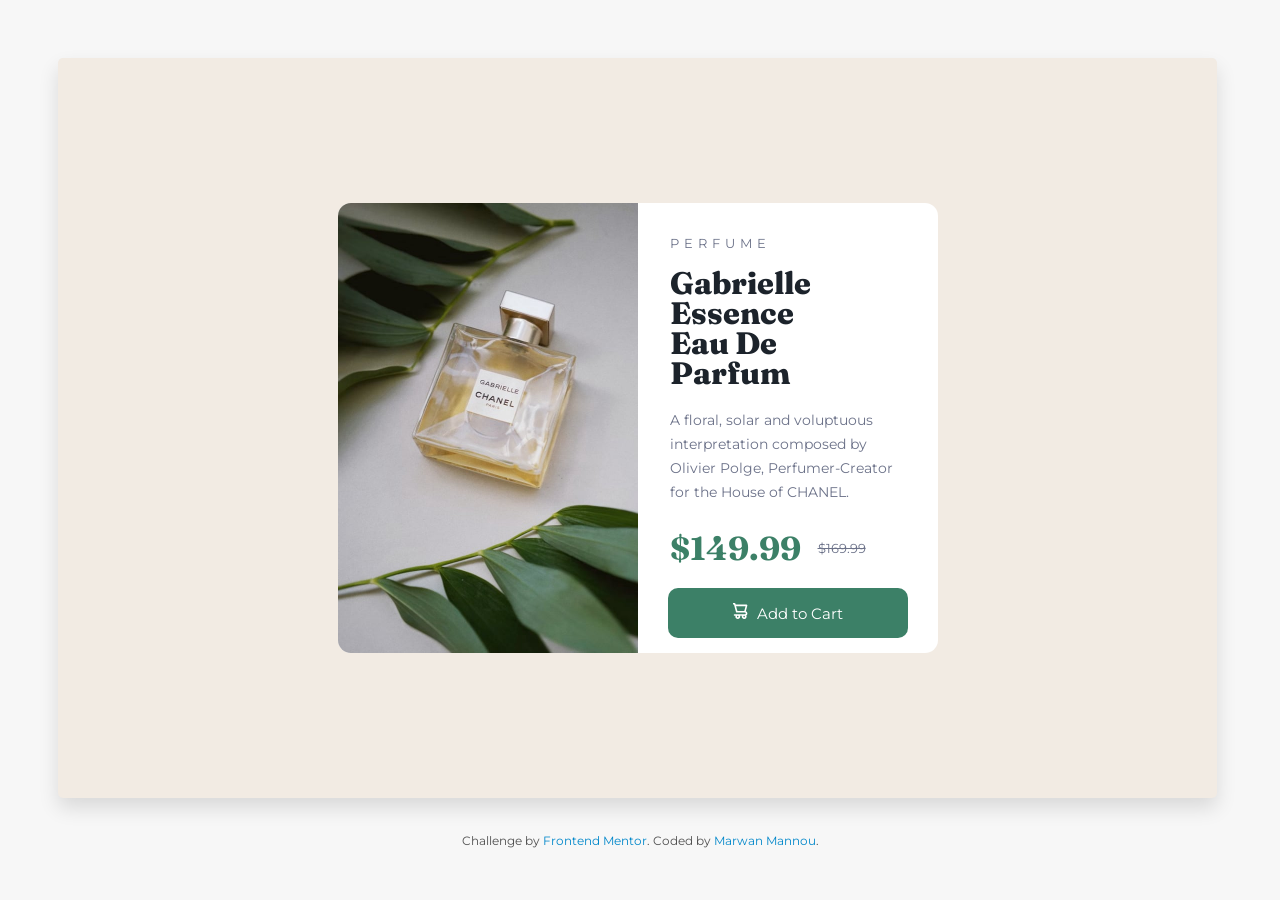
<file: index.html>
<!DOCTYPE html>
<html lang="en">
<head>
  <meta charset="UTF-8">
  <meta name="viewport" content="width=device-width, initial-scale=1.0"> <!-- displays site properly based on user's device -->
  <link rel="preconnect" href="https://fonts.googleapis.com">
  <link rel="preconnect" href="https://fonts.gstatic.com" crossorigin>
  <link href="https://fonts.googleapis.com/css2?family=Fraunces:opsz,wght@9..144,500;9..144,700&family=Montserrat:wght@500;700;800&display=swap" rel="stylesheet">
  <link rel="icon" type="image/png" sizes="32x32" href="./images/favicon-32x32.png">
  
  <title>Frontend Mentor | Product preview card component</title>
  <link rel="stylesheet" href="index-style-desktop.css">
  <link rel="stylesheet" href="index-style-mobile.css">

</head>
<body>
    <section class="pink-border">

      <main class="card-preview">

        <div class="product-image-container">
          <img class="product-image" src="images/image-product-desktop.jpg" alt="product image">
        </div>

        <div class="details-container">
          
          <div class="product-type-container">
            <div class="product-type">PERFUME</div>
          </div>

          <div class="product-name-container">
            <div class="product-name">Gabrielle Essence Eau De Parfum</div>
          </div>
          
          <div class="product-description-container">
            <p class="product-description">
              A floral, solar and voluptuous interpretation composed by Olivier Polge,
              Perfumer-Creator for the House of CHANEL.
            </p>
          </div>

          <div class="price">
            <div class="discounted-price">
              $149.99
            </div>
  
            <del class="old-price">
              $169.99
            </del>
          </div>

          <div class="cart-button-container">
            <button class="add-to-cart-button">
              <img class="cart-icon" src="images/icon-cart.svg" alt="">
              Add to Cart
            </button>
          </div>
        
        </div>
      </main>

    </section>
    
    <footer>
      Challenge by <a class="link" href="https://www.frontendmentor.io?ref=challenge" target="_blank">
        Frontend Mentor
      </a>. 
      Coded by <a class="link" href="https://github.com/marwan-unity/Preview-Product-Challenge" target="blank">
        Marwan Mannou
      </a>.
    </footer>
</body>
</html>
</file>
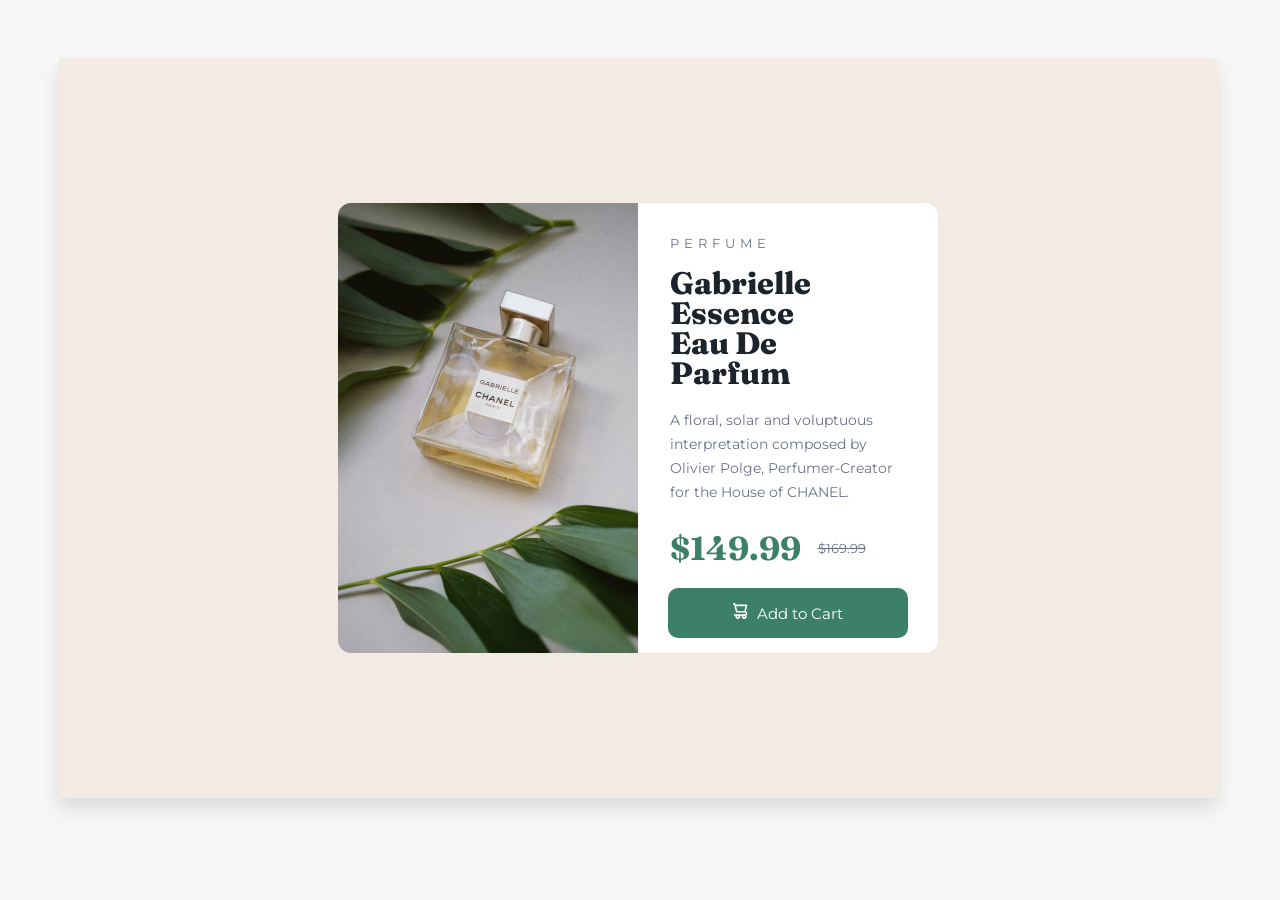
<file: product-preview-card-component/index.html>
<!DOCTYPE html>
<html lang="en">
<head>
  <meta charset="UTF-8">
  <meta name="viewport" content="width=device-width, initial-scale=1.0"> <!-- displays site properly based on user's device -->
  <link rel="preconnect" href="https://fonts.googleapis.com">
  <link rel="preconnect" href="https://fonts.gstatic.com" crossorigin>
  <link href="https://fonts.googleapis.com/css2?family=Fraunces:opsz,wght@9..144,500;9..144,700&family=Montserrat:wght@500;700;800&display=swap" rel="stylesheet">
  <link rel="icon" type="image/png" sizes="32x32" href="./images/favicon-32x32.png">
  
  <title>Frontend Mentor | Product preview card component</title>
  <link rel="stylesheet" href="/product-preview-card-component/index-style-desktop.css">
  <link rel="stylesheet" href="/product-preview-card-component/index-style-mobile.css">

</head>
<body>
    <div class="pink-border">

      <div class="card-preview">

        <div class="product-image-container">
          <img class="product-image" src="/product-preview-card-component/images/image-product-desktop.jpg" alt="">
        </div>

        <div class="details-container">
          
          <div class="product-type-container">
            <div class="product-type">PERFUME</div>
          </div>

          <div class="product-name-container">
            <div class="product-name">Gabrielle Essence Eau De Parfum</div>
          </div>
          
          <div class="product-description-container">
            <div class="product-description">
              A floral, solar and voluptuous interpretation composed by Olivier Polge,
              Perfumer-Creator for the House of CHANEL.
            </div>
          </div>

          <div class="price">
            <div class="discounted-price">
              $149.99
            </div>
  
            <div class="old-price">
              $169.99
            </div>
          </div>

          <div class="cart-button-container">
            <button class="add-to-cart-button">
              <img class="cart-icon" src="/product-preview-card-component/images/icon-cart.svg" alt="">
              Add to Cart
            </button>
          </div>
        
        </div>
      </div>
    </div>
  
</body>
</html>
</file>
<file: index-style-desktop.css>
footer{
  position: absolute;
  left: 50%; bottom: 0;
  transform: translate(-50%, 0);
  font-family: 'Montserrat', sans-serif;
  font-size: 12px;
  color: rgb(80, 80, 80);
}
.link{
  text-decoration: none;
  color: #0087ca;
  display: inline-block;
}
.link::after{
  content: '';
  position: absolute;
  width: 100%;
  transform: scaleX(0);
  height: 1px;
  bottom: 0; left: 0;
  background-color: #0087ca;
  transform-origin: bottom right;
  transition: transform 0.2s ease-out;
}
.link:hover:after{
  transform:scaleX(1);
  transform-origin: bottom left;
}

body{
  min-height: 80vh;
  padding: 50px;
  padding-right: 15px;
  background-color: rgb(247, 247, 247);
  position: relative;
}

.pink-border{
  display: grid;
  place-content: center;
  border: 1px none;
  background-color: hsl(30, 38%, 92%);
  border-radius: 5px;
  width: 95%;
  height: 80vh;
  padding: 10px;
  box-shadow: 0 10px 20px rgba(0, 0, 0, 0.12);
}
.card-preview{
  border-radius: 13px;
  margin: auto;
  width: 600px;
  height: 450px;
  background-color: white;
  display: grid;
  grid-template-columns: 1fr 1fr;
}
.details-container{
  display: grid;
  grid-template-rows: 50px 1fr 1fr 80px 80px;
  padding-top: 15px; padding-bottom: 15px;
}
.product-image{
  border-top-left-radius: 13px;
  border-bottom-left-radius: 13px;
  width: 100%;
  height: 450px;
}
.product-type-container, .product-name-container, .product-description-container, .price{
  padding-left: 32px;
  padding-right: 32px;
  display: flex;
  align-items: center;
}
.product-type{
  font-size: 13px;
  font-family: 'Montserrat', sans-serif;
  color: hsl(228, 12%, 48%);
  letter-spacing: 5px;
}
.product-name{
  font-family: 'Fraunces', serif;
  color: hsl(212, 21%, 14%);
  width: 80%;
  font-weight: 800;
  font-size: 31px;
  line-height: 30px;
}
.product-description{
  margin: 0;
  margin-top: 15px;
  line-height: 24px;
  font-size: 14px;
  font-family: 'Montserrat', sans-serif;
  color: hsl(228, 12%, 48%);
}
.discounted-price{
  font-family: 'Fraunces', serif;
  color: hsl(158, 36%, 37%);
  font-weight: 700;
  flex: 4;
  font-size: 33px;
  margin-right: 17px;
}
.old-price{
  flex: 3;
  color: hsl(228, 12%, 48%);
  font-size: 13px;
  font-family: 'Montserrat', sans-serif;
}
.cart-button-container{
  display: flex;
  justify-content: center;
}
.add-to-cart-button{
  width: 80%;
  height: 50px;
  background-color: hsl(158, 36%, 37%);
  color: white;
  border-style: none;
  border-radius: 10px;
  font-size: 15px;
  font-family: 'Montserrat', sans-serif;
  transition: background-color 0.15s;
}
.cart-icon{
  margin-right: 5px;
}
.add-to-cart-button:hover{
  background-color: hsl(158, 35%, 22%);
}
</file>
<file: index-style-mobile.css>
@media screen and (max-width: 700px) {
    body{
        min-height: 80vh;
        padding: 20px;
        padding-top: 5px;
        padding-right: 15px;
        background-color: rgb(247, 247, 247);
      }
      .pink-border{
        position: relative;
        border: 1px none;
        background-color: hsl(30, 38%, 92%);
        border-radius: 5px;
        width: 95%;
        height: 100vh;
        padding: 10px;
        box-shadow: 0 10px 20px rgba(0, 0, 0, 0.12);
      }
      .card-preview{
        width: 400px;
        height: 120px;
        background-color: white;
        position: absolute;
        top: 10%; left: 50%;
        transform: translate(-50%, -50%);
        display: flex;
        flex-direction: column;
      }
      .details-container{
        flex: 1;
        display: grid;
        background-color: white;
        grid-template-rows: 50px 1fr 1fr 80px 80px;
        padding-top: 5px; padding-bottom: 5px;
        border-bottom-right-radius: 13px;
        border-bottom-left-radius: 13px;
      }
      .product-image{
        flex: 1;
        border-top-left-radius: 13px;
        border-top-right-radius: 13px;
        border-bottom-left-radius: 0;
        width: 100%;
        height: 335px;
        object-fit: cover;
        margin-bottom: -3px;
      }
      .product-type-container, .product-name-container, .product-description-container, .price{
        padding-left: 37px;
        padding-right: 32px;
        display: flex;
        align-items: center;
      }
      .product-type{
        font-size: 13px;
        font-family: 'Montserrat', sans-serif;
        color: hsl(228, 12%, 48%);
        letter-spacing: 5px;
      }
      .product-name{
        font-family: 'Fraunces', serif;
        color: hsl(212, 21%, 14%);
        width: 80%;
        font-weight: 800;
        font-size: 31px;
        line-height: 30px;
      }
      .product-description{
        margin-top: 15px;
        line-height: 24px;
        font-size: 14px;
        font-family: 'Montserrat', sans-serif;
        color: hsl(228, 12%, 48%);
      }
      .discounted-price{
        font-family: 'Fraunces', serif;
        color: hsl(158, 36%, 37%);
        font-weight: 700;
        flex: 2;
        font-size: 33px;
      }
      .old-price{
        flex: 3;
        color: hsl(228, 12%, 48%);
        font-size: 13px;
        font-family: 'Montserrat', sans-serif;
        text-decoration-line:line-through;
      }
      .cart-button-container{
        display: flex;
        justify-content: center;
      }
      .add-to-cart-button{
        width: 80%;
        height: 50px;
        background-color: hsl(158, 36%, 37%);
        color: white;
        border-style: none;
        border-radius: 10px;
        font-size: 15px;
        font-family: 'Montserrat', sans-serif;
        transition: background-color 0.15s;
      }
      .cart-icon{
        margin-right: 5px;
      }
      .add-to-cart-button:hover{
        background-color: hsl(158, 35%, 22%);
      }
}
</file>
<file: product-preview-card-component/index-style-desktop.css>
@media screen and (min-width: 0) {
  body{
    min-height: 80vh;
    padding: 50px;
    padding-right: 15px;
    background-color: rgb(247, 247, 247);
  }

  .pink-border{
    position: relative;
    border: 1px none;
    background-color: hsl(30, 38%, 92%);
    border-radius: 5px;
    width: 95%;
    height: 80vh;
    padding: 10px;
    box-shadow: 0 10px 20px rgba(0, 0, 0, 0.12);
  }
  .card-preview{
    border-radius: 13px;
    margin: auto;
    width: 600px;
    height: 450px;
    background-color: white;
    position: absolute;
    top: 50%; left: 50%;
    transform: translate(-50%, -50%);
    display: grid;
    grid-template-columns: 1fr 1fr;
  }
  .details-container{
    display: grid;
    grid-template-rows: 50px 1fr 1fr 80px 80px;
    padding-top: 15px; padding-bottom: 15px;
  }
  .product-image{
    border-top-left-radius: 13px;
    border-bottom-left-radius: 13px;
    width: 100%;
    height: 450px;
  }
  .product-type-container, .product-name-container, .product-description-container, .price{
    padding-left: 32px;
    padding-right: 32px;
    display: flex;
    align-items: center;
  }
  .product-type{
    font-size: 13px;
    font-family: 'Montserrat', sans-serif;
    color: hsl(228, 12%, 48%);
    letter-spacing: 5px;
  }
  .product-name{
    font-family: 'Fraunces', serif;
    color: hsl(212, 21%, 14%);
    width: 80%;
    font-weight: 800;
    font-size: 31px;
    line-height: 30px;
  }
  .product-description{
    margin-top: 15px;
    line-height: 24px;
    font-size: 14px;
    font-family: 'Montserrat', sans-serif;
    color: hsl(228, 12%, 48%);
  }
  .discounted-price{
    font-family: 'Fraunces', serif;
    color: hsl(158, 36%, 37%);
    font-weight: 700;
    flex: 4;
    font-size: 33px;
    margin-right: 17px;
  }
  .old-price{
    flex: 3;
    color: hsl(228, 12%, 48%);
    font-size: 13px;
    font-family: 'Montserrat', sans-serif;
    text-decoration-line:line-through;
  }
  .cart-button-container{
    display: flex;
    justify-content: center;
  }
  .add-to-cart-button{
    width: 80%;
    height: 50px;
    background-color: hsl(158, 36%, 37%);
    color: white;
    border-style: none;
    border-radius: 10px;
    font-size: 15px;
    font-family: 'Montserrat', sans-serif;
    transition: background-color 0.15s;
  }
  .cart-icon{
    margin-right: 5px;
  }
  .add-to-cart-button:hover{
    background-color: hsl(158, 35%, 22%);
  }
}
</file>
<file: product-preview-card-component/index-style-mobile.css>
@media screen and (max-width: 700px) {
    body{
        min-height: 80vh;
        padding: 20px;
        padding-top: 5px;
        padding-right: 15px;
        background-color: rgb(247, 247, 247);
      }
      .pink-border{
        position: relative;
        border: 1px none;
        background-color: hsl(30, 38%, 92%);
        border-radius: 5px;
        width: 95%;
        height: 100vh;
        padding: 10px;
        box-shadow: 0 10px 20px rgba(0, 0, 0, 0.12);
      }
      .card-preview{
        width: 400px;
        height: 120px;
        background-color: white;
        position: absolute;
        top: 10%; left: 50%;
        transform: translate(-50%, -50%);
        display: flex;
        flex-direction: column;
      }
      .details-container{
        flex: 1;
        display: grid;
        background-color: white;
        grid-template-rows: 50px 1fr 1fr 80px 80px;
        padding-top: 5px; padding-bottom: 5px;
        border-bottom-right-radius: 13px;
        border-bottom-left-radius: 13px;
      }
      .product-image{
        flex: 1;
        border-top-left-radius: 13px;
        border-top-right-radius: 13px;
        border-bottom-left-radius: 0;
        width: 100%;
        height: 335px;
        object-fit: cover;
        margin-bottom: -3px;
      }
      .product-type-container, .product-name-container, .product-description-container, .price{
        padding-left: 37px;
        padding-right: 32px;
        display: flex;
        align-items: center;
      }
      .product-type{
        font-size: 13px;
        font-family: 'Montserrat', sans-serif;
        color: hsl(228, 12%, 48%);
        letter-spacing: 5px;
      }
      .product-name{
        font-family: 'Fraunces', serif;
        color: hsl(212, 21%, 14%);
        width: 80%;
        font-weight: 800;
        font-size: 31px;
        line-height: 30px;
      }
      .product-description{
        margin-top: 15px;
        line-height: 24px;
        font-size: 14px;
        font-family: 'Montserrat', sans-serif;
        color: hsl(228, 12%, 48%);
      }
      .discounted-price{
        font-family: 'Fraunces', serif;
        color: hsl(158, 36%, 37%);
        font-weight: 700;
        flex: 2;
        font-size: 33px;
      }
      .old-price{
        flex: 3;
        color: hsl(228, 12%, 48%);
        font-size: 13px;
        font-family: 'Montserrat', sans-serif;
        text-decoration-line:line-through;
      }
      .cart-button-container{
        display: flex;
        justify-content: center;
      }
      .add-to-cart-button{
        width: 80%;
        height: 50px;
        background-color: hsl(158, 36%, 37%);
        color: white;
        border-style: none;
        border-radius: 10px;
        font-size: 15px;
        font-family: 'Montserrat', sans-serif;
        transition: background-color 0.15s;
      }
      .cart-icon{
        margin-right: 5px;
      }
      .add-to-cart-button:hover{
        background-color: hsl(158, 35%, 22%);
      }
}
</file>
